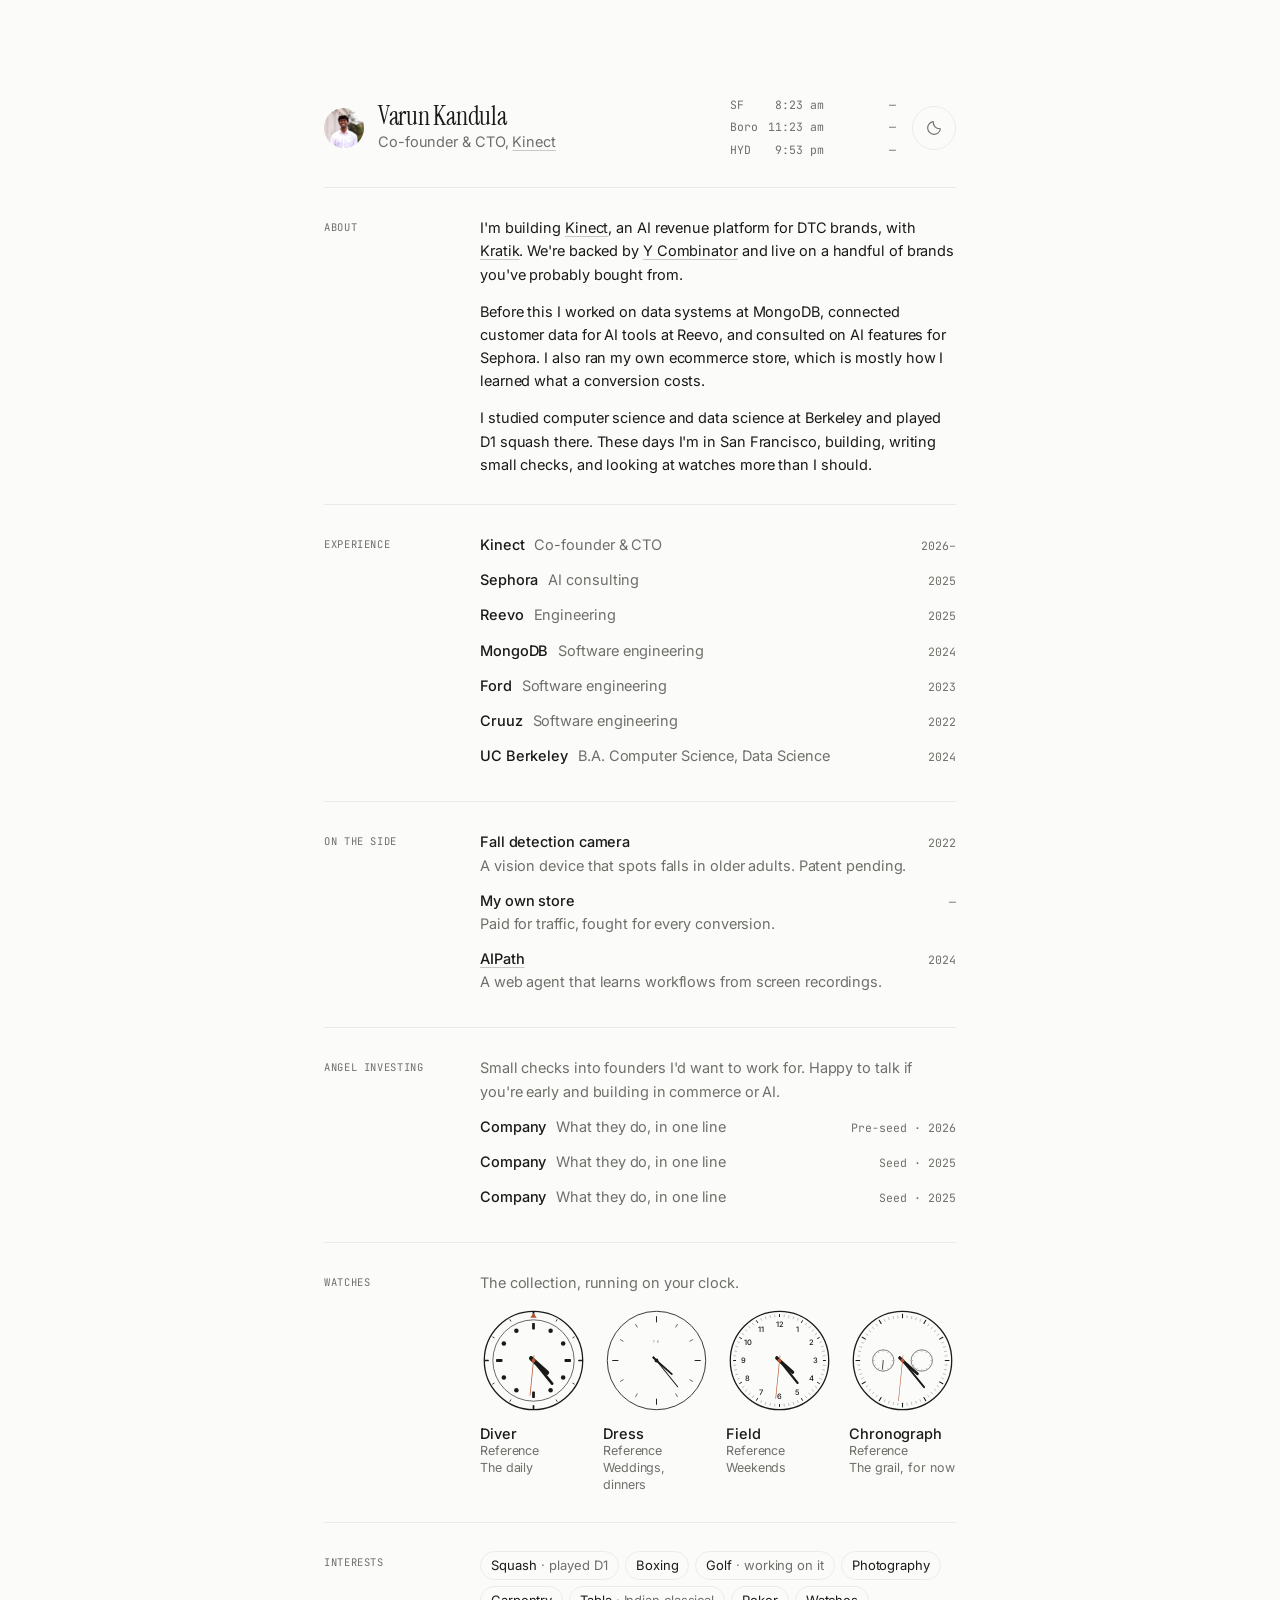
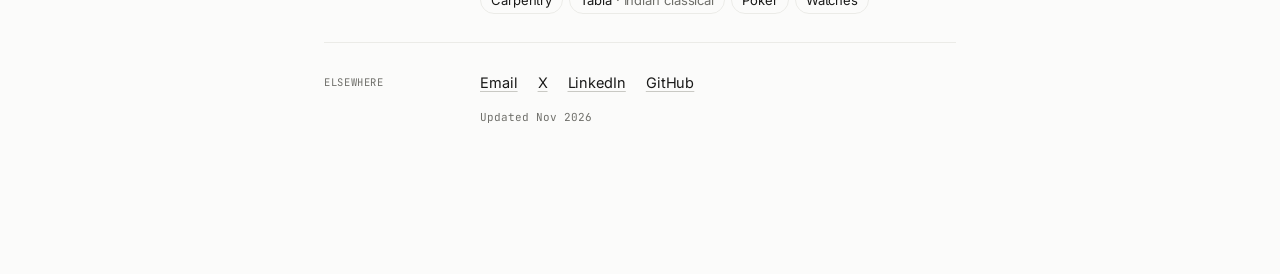
<file: index.html>
<!doctype html>
<html lang="en">
  <head>
    <meta charset="utf-8" />
    <meta name="viewport" content="width=device-width, initial-scale=1" />
    <title>Varun Kandula</title>
    <meta name="description" content="Varun Kandula. Co-founder and CTO of Kinect (YC P26). Engineer, angel investor, watch person." />
    <meta name="color-scheme" content="light dark" />
    <meta name="theme-color" content="#fbfbfa" />
    <script src="js/theme.js"></script>
    <meta property="og:title" content="Varun Kandula" />
    <meta property="og:description" content="Co-founder and CTO of Kinect (YC P26)." />
    <meta property="og:image" content="/assets/avatar.jpg" />
    <link rel="icon" href="data:image/svg+xml,%3Csvg xmlns='http://www.w3.org/2000/svg' viewBox='0 0 32 32'%3E%3Ccircle cx='16' cy='16' r='13' fill='none' stroke='%23111' stroke-width='2.5'/%3E%3Cpath d='M16 8v8l5 3' stroke='%23111' stroke-width='2.5' fill='none' stroke-linecap='round'/%3E%3C/svg%3E" />
    <link rel="preconnect" href="https://fonts.googleapis.com" />
    <link rel="preconnect" href="https://fonts.gstatic.com" crossorigin />
    <link
      href="https://fonts.googleapis.com/css2?family=Inter:wght@400;500&family=Instrument+Serif:ital@0;1&family=JetBrains+Mono:wght@400&display=swap"
      rel="stylesheet"
    />
    <link rel="stylesheet" href="css/styles.css?v=ea61a8c3df" />
  </head>
  <body>
    <main class="page">
      <header class="top rise">
        <div class="id">
          <button class="avatar" type="button" aria-label="Show portrait" data-portrait>
            <img src="assets/avatar.jpg" alt="Varun Kandula" width="40" height="40" />
          </button>
          <div>
            <h1>Varun Kandula</h1>
            <p class="muted">Co-founder &amp; CTO, <a href="https://trykinect.ai">Kinect</a></p>
          </div>
        </div>
        <div class="header-tools">
          <div class="places mono" data-places data-temperature-unit="fahrenheit">
            <ul class="place-list" aria-label="Local time and weather">
              <li class="place-row" data-place="sf" data-name="San Francisco" data-time-zone="America/Los_Angeles" data-latitude="37.77493" data-longitude="-122.41942">
                <abbr class="place-name" title="San Francisco, California">SF</abbr>
                <time class="place-time" data-clock>--:--</time>
                <a class="place-weather" href="https://open-meteo.com/en/licence" aria-label="Weather unavailable. Weather data by Open-Meteo." data-weather>
                  <svg class="weather-icon" viewBox="0 0 24 24" width="16" height="16" fill="none" stroke="currentColor" stroke-width="1.5" stroke-linecap="round" stroke-linejoin="round" aria-hidden="true" data-weather-icon></svg>
                  <span data-temperature aria-hidden="true">—</span>
                </a>
              </li>
              <li class="place-row" data-place="hillsborough" data-name="Hillsborough, New Jersey" data-time-zone="America/New_York" data-latitude="40.506" data-longitude="-74.674">
                <span class="place-name" title="Hillsborough, New Jersey">Boro</span>
                <time class="place-time" data-clock>--:--</time>
                <a class="place-weather" href="https://open-meteo.com/en/licence" aria-label="Weather unavailable. Weather data by Open-Meteo." data-weather>
                  <svg class="weather-icon" viewBox="0 0 24 24" width="16" height="16" fill="none" stroke="currentColor" stroke-width="1.5" stroke-linecap="round" stroke-linejoin="round" aria-hidden="true" data-weather-icon></svg>
                  <span data-temperature aria-hidden="true">—</span>
                </a>
              </li>
              <li class="place-row" data-place="hyderabad" data-name="Hyderabad, India" data-time-zone="Asia/Kolkata" data-latitude="17.38405" data-longitude="78.45636">
                <span class="place-name" title="Hyderabad, India">HYD</span>
                <time class="place-time" data-clock>--:--</time>
                <a class="place-weather" href="https://open-meteo.com/en/licence" aria-label="Weather unavailable. Weather data by Open-Meteo." data-weather>
                  <svg class="weather-icon" viewBox="0 0 24 24" width="16" height="16" fill="none" stroke="currentColor" stroke-width="1.5" stroke-linecap="round" stroke-linejoin="round" aria-hidden="true" data-weather-icon></svg>
                  <span data-temperature aria-hidden="true">—</span>
                </a>
              </li>
            </ul>
          </div>
          <button class="theme-toggle" type="button" data-theme-toggle aria-label="Switch to dark mode" title="Switch to dark mode" hidden>
            <svg class="theme-moon" viewBox="0 0 24 24" width="18" height="18" fill="none" stroke="currentColor" stroke-width="1.5" stroke-linecap="round" stroke-linejoin="round" aria-hidden="true">
              <path d="M20.5 13A8.5 8.5 0 0 1 11 3.5 8.5 8.5 0 1 0 20.5 13Z" />
            </svg>
            <svg class="theme-sun" viewBox="0 0 24 24" width="18" height="18" fill="none" stroke="currentColor" stroke-width="1.5" stroke-linecap="round" aria-hidden="true">
              <circle cx="12" cy="12" r="4" />
              <path d="M12 2v2m0 16v2M2 12h2m16 0h2M4.93 4.93l1.42 1.42m11.3 11.3 1.42 1.42M4.93 19.07l1.42-1.42m11.3-11.3 1.42-1.42" />
            </svg>
          </button>
        </div>
      </header>

      <section class="block rise" id="about" style="--d: 1">
        <h2 class="label mono">About</h2>
        <div class="prose">
          <p>
            I'm building <a href="https://trykinect.ai">Kinect</a>, an AI revenue platform for DTC brands,
            with <a href="https://www.linkedin.com/in/kratikagrawal/">Kratik</a>. We're backed by
            <a href="https://www.ycombinator.com/companies/kinect">Y Combinator</a> and live on a handful of
            brands you've probably bought from.
          </p>
          <p>
            Before this I worked on data systems at MongoDB, connected customer data for AI tools at Reevo,
            and consulted on AI features for Sephora. I also ran my own ecommerce store, which is mostly how I
            learned what a conversion costs.
          </p>
          <p>
            I studied computer science and data science at Berkeley and played D1 squash there. These days
            I'm in San Francisco, building, writing small checks, and looking at watches more than I should.
          </p>
        </div>
      </section>

      <section class="block rise" id="experience" style="--d: 2">
        <h2 class="label mono">Experience</h2>
        <ol class="rows" data-dim>
          <li>
            <details>
              <summary>
                <span class="row-main"><span class="row-title">Kinect</span><span class="row-sub">Co-founder &amp; CTO</span></span>
                <span class="row-meta mono">2026–</span>
              </summary>
              <p>AI sales reps, dynamic product and landing pages, and generative storefronts for Shopify brands. YC P26.</p>
            </details>
          </li>
          <li>
            <details>
              <summary>
                <span class="row-main"><span class="row-title">Sephora</span><span class="row-sub">AI consulting</span></span>
                <span class="row-meta mono">2025</span>
              </summary>
              <p>Scoped and prototyped AI features for one of the largest beauty retailers in the world.</p>
            </details>
          </li>
          <li>
            <details>
              <summary>
                <span class="row-main"><span class="row-title">Reevo</span><span class="row-sub">Engineering</span></span>
                <span class="row-meta mono">2025</span>
              </summary>
              <p>Connected customer information across systems so AI tools had real context to work with.</p>
            </details>
          </li>
          <li>
            <details>
              <summary>
                <span class="row-main"><span class="row-title">MongoDB</span><span class="row-sub">Software engineering</span></span>
                <span class="row-meta mono">2024</span>
              </summary>
              <p>Built a real-time engineering analytics dashboard and cut ETL processing time by 30%. New York.</p>
            </details>
          </li>
          <li>
            <details>
              <summary>
                <span class="row-main"><span class="row-title">Ford</span><span class="row-sub">Software engineering</span></span>
                <span class="row-meta mono">2023</span>
              </summary>
              <p>A 2D packing algorithm and a 3-axis gantry arm for the kitting cell, which cut part delivery time by about 75%. Dearborn.</p>
            </details>
          </li>
          <li>
            <details>
              <summary>
                <span class="row-main"><span class="row-title">Cruuz</span><span class="row-sub">Software engineering</span></span>
                <span class="row-meta mono">2022</span>
              </summary>
              <p>Front-end work and a Google Reserve booking integration. Los Angeles.</p>
            </details>
          </li>
          <li>
            <details>
              <summary>
                <span class="row-main"><span class="row-title">UC Berkeley</span><span class="row-sub">B.A. Computer Science, Data Science</span></span>
                <span class="row-meta mono">2024</span>
              </summary>
              <p>D1 squash. Certificate in Entrepreneurship &amp; Technology. Ran NextGen Consulting (50+ members, clients like NVIDIA and Palantir).</p>
            </details>
          </li>
        </ol>
      </section>

      <section class="block rise" id="building" style="--d: 3">
        <h2 class="label mono">On the side</h2>
        <ol class="rows stack" data-dim>
          <li class="row-static">
            <span class="row-main"><span class="row-title">Fall detection camera</span><span class="row-sub">A vision device that spots falls in older adults. Patent pending.</span></span>
            <span class="row-meta mono">2022</span>
          </li>
          <li class="row-static">
            <span class="row-main"><span class="row-title">My own store</span><span class="row-sub">Paid for traffic, fought for every conversion.</span></span>
            <span class="row-meta mono">—</span>
          </li>
          <li class="row-static">
            <span class="row-main"><a class="row-title" href="aipath/">AIPath</a><span class="row-sub">A web agent that learns workflows from screen recordings.</span></span>
            <span class="row-meta mono">2024</span>
          </li>
        </ol>
      </section>

      <section class="block rise" id="investing" style="--d: 4">
        <h2 class="label mono">Angel investing</h2>
        <div>
          <p class="muted lede">Small checks into founders I'd want to work for. Happy to talk if you're early and building in commerce or AI.</p>
          <ol class="rows invest" data-dim>
            <li class="row-static">
              <span class="row-main"><span class="row-title">Company</span><span class="row-sub">What they do, in one line</span></span>
              <span class="row-meta mono">Pre-seed · 2026</span>
            </li>
            <li class="row-static">
              <span class="row-main"><span class="row-title">Company</span><span class="row-sub">What they do, in one line</span></span>
              <span class="row-meta mono">Seed · 2025</span>
            </li>
            <li class="row-static">
              <span class="row-main"><span class="row-title">Company</span><span class="row-sub">What they do, in one line</span></span>
              <span class="row-meta mono">Seed · 2025</span>
            </li>
          </ol>
        </div>
      </section>

      <section class="block rise" id="watches" style="--d: 5">
        <h2 class="label mono">Watches</h2>
        <div>
          <p class="muted lede">The collection, running on your clock.</p>
          <ul class="watches" data-watches>
            <li class="watch" data-watch="diver" data-name="Diver">
              <div class="watch-cap"><b>Diver</b><span>Reference</span><span>The daily</span></div>
            </li>
            <li class="watch" data-watch="dress" data-name="Dress">
              <div class="watch-cap"><b>Dress</b><span>Reference</span><span>Weddings, dinners</span></div>
            </li>
            <li class="watch" data-watch="field" data-name="Field">
              <div class="watch-cap"><b>Field</b><span>Reference</span><span>Weekends</span></div>
            </li>
            <li class="watch" data-watch="chrono" data-name="Chronograph">
              <div class="watch-cap"><b>Chronograph</b><span>Reference</span><span>The grail, for now</span></div>
            </li>
          </ul>
        </div>
      </section>

      <section class="block rise" id="interests" style="--d: 6">
        <h2 class="label mono">Interests</h2>
        <ul class="tags">
          <li data-squash-trigger>Squash <span>played D1</span></li>
          <li>Boxing</li>
          <li>Golf <span>working on it</span></li>
          <li>Photography</li>
          <li>Carpentry</li>
          <li>Tabla <span>Indian classical</span></li>
          <li>Poker</li>
          <li>Watches</li>
        </ul>
      </section>

      <footer class="block foot rise" style="--d: 7">
        <h2 class="label mono">Elsewhere</h2>
        <div>
          <ul class="links">
            <li><a href="mailto:varun@trykinect.ai" class="link" data-copy="varun@trykinect.ai">Email</a></li>
            <li><a href="https://x.com/VarunKand">X</a></li>
            <li><a href="https://www.linkedin.com/in/varunkandula/">LinkedIn</a></li>
            <li><a href="https://github.com/VarunKandula">GitHub</a></li>
          </ul>
          <p class="muted mono small">Updated Nov 2026</p>
        </div>
      </footer>
    </main>

    <div class="toast mono" role="status" aria-live="polite" data-toast></div>
    <dialog class="portrait" data-portrait-dialog aria-label="Portrait of Varun Kandula">
      <button class="portrait-close" type="button" data-portrait-close aria-label="Close portrait" autofocus>
        <svg viewBox="0 0 24 24" width="18" height="18" fill="none" stroke="currentColor" stroke-width="1.5" stroke-linecap="round" aria-hidden="true"><path d="m6 6 12 12M6 18 18 6" /></svg>
      </button>
      <img src="assets/portrait.jpg?v=bf89877eeb" alt="Varun Kandula wearing sunglasses in an alley" width="1080" height="1440" loading="lazy" />
    </dialog>

    <dialog class="squash-dialog" data-squash-dialog aria-labelledby="squash-title" aria-describedby="squash-help">
      <div class="squash-heading">
        <h2 id="squash-title">One more rally.</h2>
        <button class="squash-close" type="button" data-squash-close aria-label="Close squash game">
          <svg viewBox="0 0 24 24" width="18" height="18" fill="none" stroke="currentColor" stroke-width="1.5" stroke-linecap="round" aria-hidden="true"><path d="m6 6 12 12M6 18 18 6" /></svg>
        </button>
      </div>
      <p class="muted squash-message" data-squash-status role="status">You found the squash court.</p>
      <div class="squash-scoreboard mono">
        <span>rally <b data-squash-score>00</b></span>
        <span>best <b data-squash-best>00</b></span>
      </div>
      <div class="squash-court" data-squash-court tabindex="0" role="application" aria-label="Squash game" aria-describedby="squash-help">
        <svg viewBox="0 0 400 340" aria-hidden="true">
          <rect class="court-floor" x="18" y="18" width="364" height="304" />
          <path class="court-lines" d="M18 190H382M200 190V322M18 256H90V190M382 256H310V190" />
          <path class="court-front" d="M18 18H382" />
          <text class="court-label" x="200" y="42" text-anchor="middle">front wall</text>
          <rect class="squash-racket" data-squash-racket x="-36" y="-3" width="72" height="6" rx="3" transform="translate(200 292)" />
          <circle class="squash-ball" data-squash-ball cx="200" cy="250" r="5" />
        </svg>
      </div>
      <div class="squash-controls">
        <p id="squash-help" class="muted">Mouse, drag, or ← → to move.<br />Space to serve or pause.</p>
        <button class="squash-play mono" type="button" data-squash-play autofocus>Serve</button>
      </div>
    </dialog>

    <script src="js/places.js" defer></script>
    <script src="js/main.js" defer></script>
    <script src="js/squash.js" defer></script>
  </body>
</html>
</file>
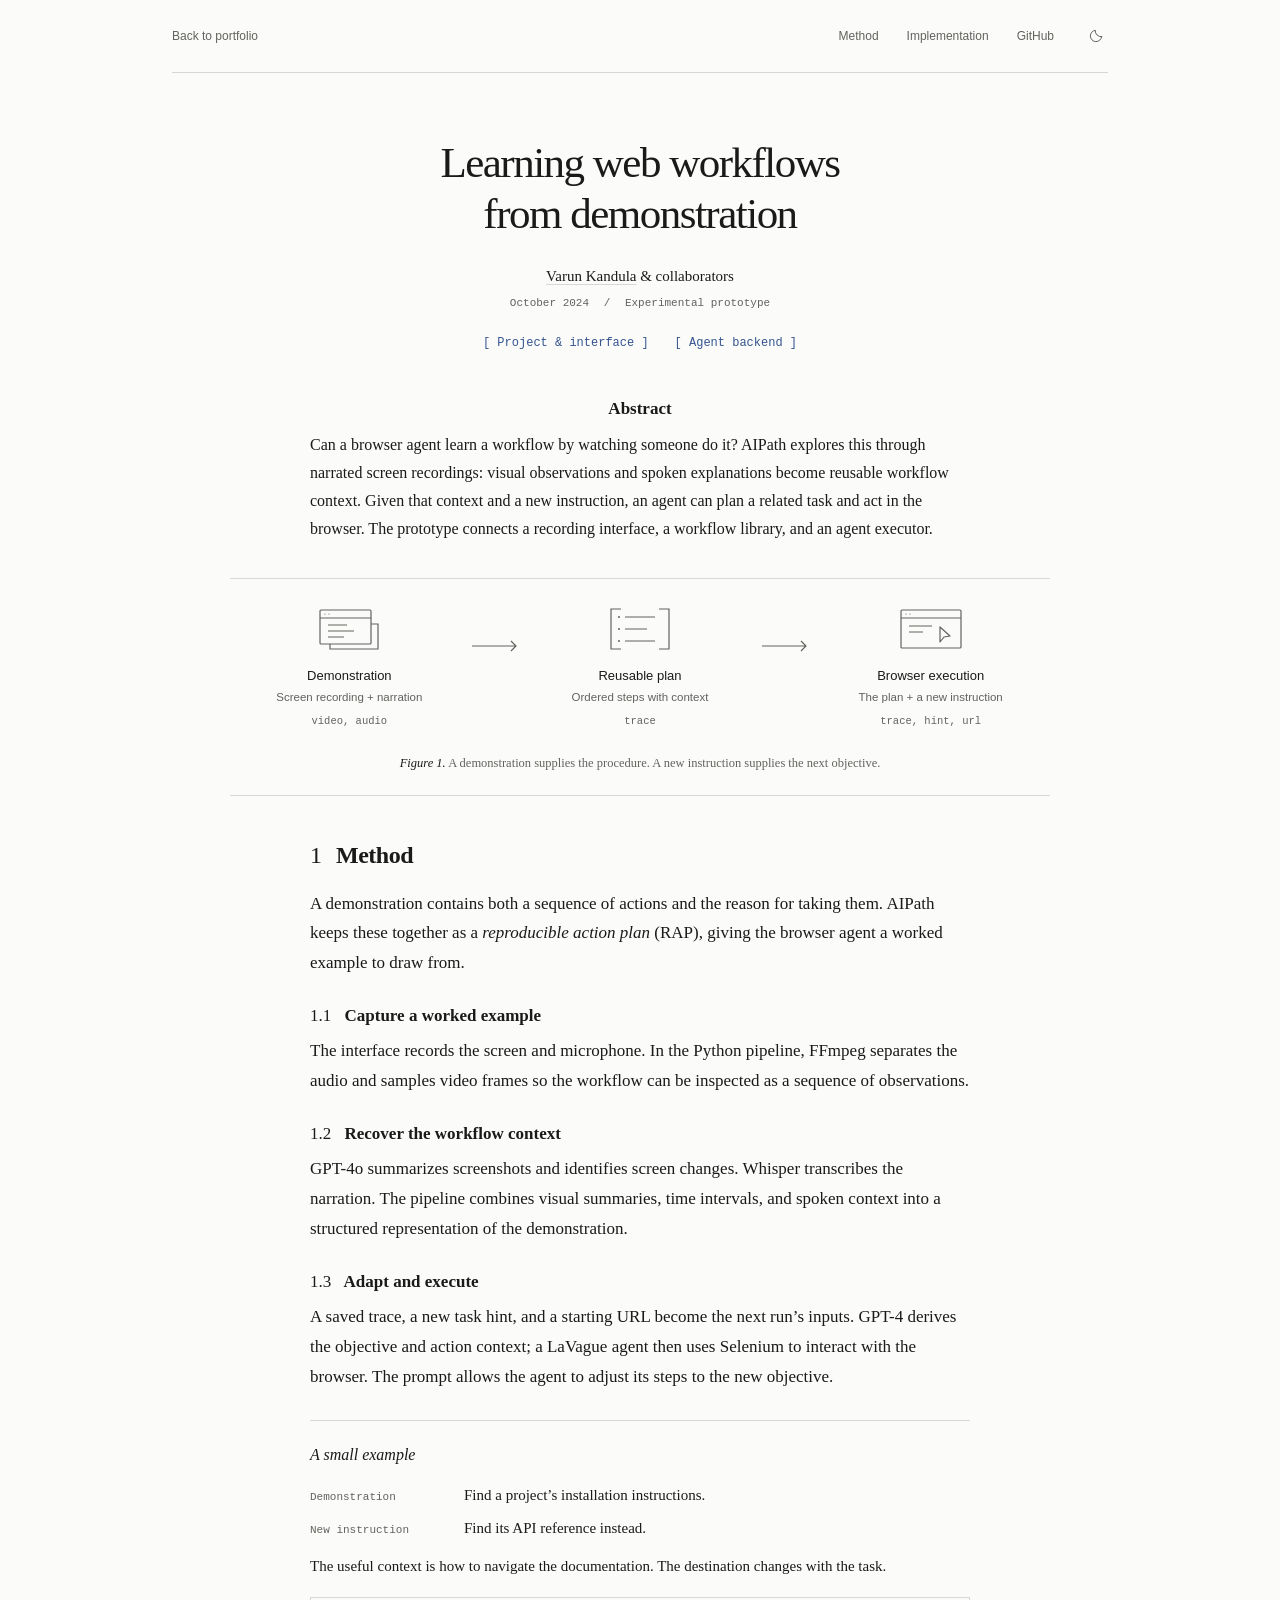
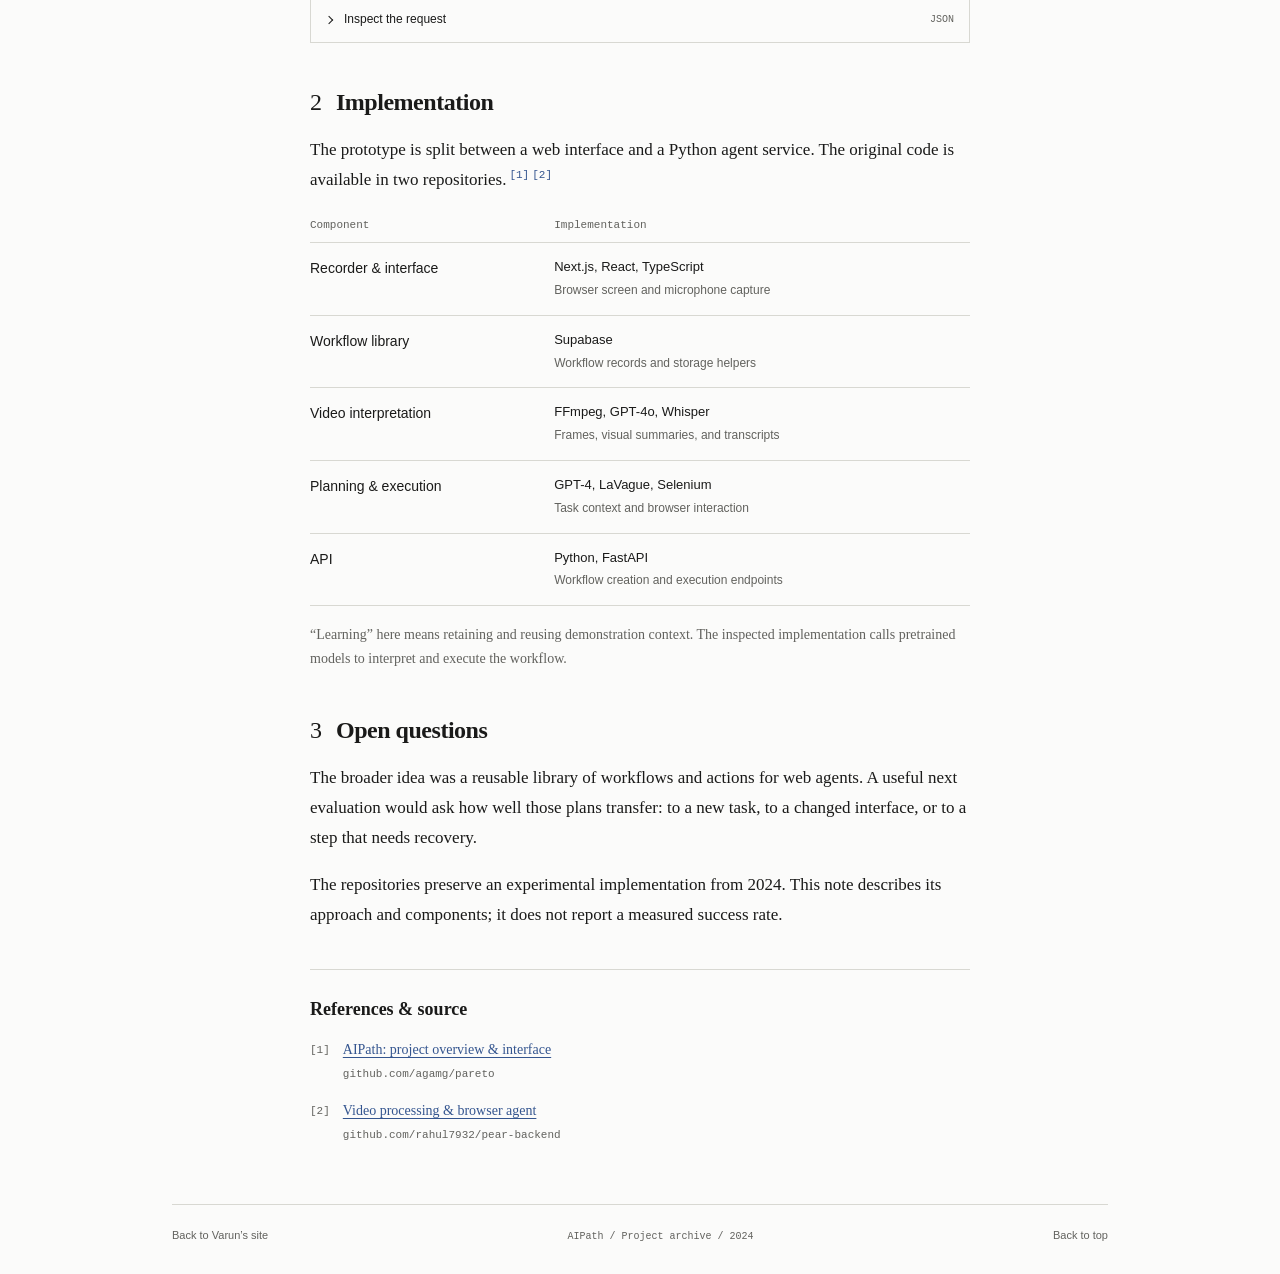
<file: aipath/index.html>
<!doctype html>
<html lang="en">
  <head>
    <meta charset="utf-8" />
    <meta name="viewport" content="width=device-width, initial-scale=1" />
    <title>AIPath — Learning web workflows from demonstration</title>
    <meta name="description" content="A technical look at AIPath, a 2024 prototype that turns narrated screen recordings into reusable context for browser agents." />
    <meta name="color-scheme" content="light dark" />
    <meta name="theme-color" content="#fbfbfa" />
    <link rel="canonical" href="https://varunkandula.com/aipath/" />
    <meta property="og:title" content="AIPath — Learning web workflows from demonstration" />
    <meta property="og:description" content="Record a workflow. Recover the steps. Give a browser agent a worked example." />
    <meta property="og:type" content="website" />
    <meta property="og:url" content="https://varunkandula.com/aipath/" />
    <link rel="icon" href="data:image/svg+xml,%3Csvg xmlns='http://www.w3.org/2000/svg' viewBox='0 0 32 32'%3E%3Crect width='32' height='32' fill='%23fbfbfa'/%3E%3Cpath d='M6 25 16 5l10 20M10 18h12' fill='none' stroke='%231a1a19' stroke-width='2'/%3E%3C/svg%3E" />
    <script src="../js/theme.js"></script>
    <link rel="stylesheet" href="styles.css?v=759f825005" />
  </head>
  <body>
    <!--
    THESIS: A browser agent learns a procedure from a worked example. Present the mechanism as a research note, with source code as the proof.
    OWN-WORLD: The portfolio's off-white and charcoal, serif reading text, mono notation, square diagrams, fine rules, restrained blue links.
    STORY: Read the abstract, follow the pipeline, inspect an example request, then open the implementation.
    FIRST VIEWPORT: A quiet masthead with a back link above a centered two-line title, attribution, source links, a narrow abstract, and a three-stage diagram.
    FORM: User-pinned research-paper structure; code-led extension of the established site. Native disclosure is the signature interaction; no decorative motion. No concept draw for the specified form.
    FINISH: unreviewed and undocumented is unfinished; this build ends with the finish review, the verdict, and DESIGN.md
    -->
    <a class="skip-link" href="#main">Skip to the paper</a>

    <header class="masthead" id="top">
      <a class="back-link" href="../">Back to portfolio</a>
      <nav class="site-nav" aria-label="Paper navigation">
        <a href="#method">Method</a>
        <a href="#implementation">Implementation</a>
        <a href="https://github.com/agamg/pareto">GitHub</a>
        <button class="theme-toggle" type="button" data-theme-toggle aria-label="Switch to dark mode" title="Switch to dark mode" hidden>
          <svg class="theme-moon" viewBox="0 0 24 24" width="16" height="16" fill="none" stroke="currentColor" stroke-width="1.5" stroke-linecap="round" stroke-linejoin="round" aria-hidden="true">
            <path d="M20.5 13A8.5 8.5 0 0 1 11 3.5 8.5 8.5 0 1 0 20.5 13Z" />
          </svg>
          <svg class="theme-sun" viewBox="0 0 24 24" width="16" height="16" fill="none" stroke="currentColor" stroke-width="1.5" stroke-linecap="round" aria-hidden="true">
            <circle cx="12" cy="12" r="4" />
            <path d="M12 2v2m0 16v2M2 12h2m16 0h2M4.93 4.93l1.42 1.42m11.3 11.3 1.42 1.42M4.93 19.07l1.42-1.42m11.3-11.3 1.42-1.42" />
          </svg>
        </button>
      </nav>
    </header>

    <main class="paper" id="main">
      <article aria-labelledby="paper-title">
        <header class="paper-header">
          <h1 id="paper-title">Learning web workflows<br class="title-break" /> from demonstration</h1>
          <p class="byline"><a href="../">Varun Kandula</a> &amp; collaborators</p>
          <p class="publication-meta"><time datetime="2024-10">October 2024</time><span aria-hidden="true"> / </span>Experimental prototype</p>
          <div class="paper-links" aria-label="Project source code">
            <a href="https://github.com/agamg/pareto">[ Project &amp; interface ]</a>
            <a href="https://github.com/rahul7932/pear-backend">[ Agent backend ]</a>
          </div>
        </header>

        <section class="abstract reading-width" aria-labelledby="abstract-title">
          <h2 id="abstract-title">Abstract</h2>
          <p>Can a browser agent learn a workflow by watching someone do it? AIPath explores this through narrated screen recordings: visual observations and spoken explanations become reusable workflow context. Given that context and a new instruction, an agent can plan a related task and act in the browser. The prototype connects a recording interface, a workflow library, and an agent executor.</p>
        </section>

        <figure class="pipeline" aria-labelledby="pipeline-caption">
          <div class="pipeline-flow">
            <div class="pipeline-stage">
              <svg class="stage-drawing" viewBox="0 0 76 48" width="76" height="48" fill="none" stroke="currentColor" stroke-width="1.2" aria-hidden="true">
                <rect x="9" y="5" width="51" height="34" rx="1" />
                <path d="M9 13h51M17 20h19m-19 6h26m-26 6h16M60 19h7v25H19v-5" />
                <circle cx="14" cy="9" r=".6" fill="currentColor" stroke="none" />
                <circle cx="18" cy="9" r=".6" fill="currentColor" stroke="none" />
              </svg>
              <h3>Demonstration</h3>
              <p>Screen recording + narration</p>
              <span class="stage-notation">video, audio</span>
            </div>
            <svg class="pipeline-arrow" viewBox="0 0 52 24" width="52" height="24" fill="none" stroke="currentColor" stroke-width="1.2" aria-hidden="true"><path d="M3 12h44m-5-5 5 5-5 5" /></svg>
            <div class="pipeline-stage">
              <svg class="stage-drawing" viewBox="0 0 76 48" width="76" height="48" fill="none" stroke="currentColor" stroke-width="1.2" aria-hidden="true">
                <path d="M19 4H9v40h10m38-40h10v40H57M23 12h30M23 24h22M23 36h30" />
                <circle cx="17" cy="12" r="1" fill="currentColor" stroke="none" />
                <circle cx="17" cy="24" r="1" fill="currentColor" stroke="none" />
                <circle cx="17" cy="36" r="1" fill="currentColor" stroke="none" />
              </svg>
              <h3>Reusable plan</h3>
              <p>Ordered steps with context</p>
              <span class="stage-notation">trace</span>
            </div>
            <svg class="pipeline-arrow" viewBox="0 0 52 24" width="52" height="24" fill="none" stroke="currentColor" stroke-width="1.2" aria-hidden="true"><path d="M3 12h44m-5-5 5 5-5 5" /></svg>
            <div class="pipeline-stage">
              <svg class="stage-drawing" viewBox="0 0 76 48" width="76" height="48" fill="none" stroke="currentColor" stroke-width="1.2" stroke-linejoin="round" aria-hidden="true">
                <rect x="8" y="5" width="60" height="38" rx="1" />
                <path d="M8 13h60M16 21h23m-23 6h14M47 22v15l4-5 6-1-10-9Z" />
                <circle cx="13" cy="9" r=".6" fill="currentColor" stroke="none" />
                <circle cx="17" cy="9" r=".6" fill="currentColor" stroke="none" />
              </svg>
              <h3>Browser execution</h3>
              <p>The plan + a new instruction</p>
              <span class="stage-notation">trace, hint, url</span>
            </div>
          </div>
          <figcaption id="pipeline-caption"><span class="figure-number">Figure 1.</span> A demonstration supplies the procedure. A new instruction supplies the next objective.</figcaption>
        </figure>

        <div class="reading-width">
          <section class="paper-section" id="method" aria-labelledby="method-title">
            <h2 id="method-title"><span class="section-number">1</span> Method</h2>
            <p>A demonstration contains both a sequence of actions and the reason for taking them. AIPath keeps these together as a <em>reproducible action plan</em> (RAP), giving the browser agent a worked example to draw from.</p>

            <div class="method-step">
              <h3><span class="subsection-number">1.1</span> Capture a worked example</h3>
              <p>The interface records the screen and microphone. In the Python pipeline, FFmpeg separates the audio and samples video frames so the workflow can be inspected as a sequence of observations.</p>
            </div>
            <div class="method-step">
              <h3><span class="subsection-number">1.2</span> Recover the workflow context</h3>
              <p>GPT-4o summarizes screenshots and identifies screen changes. Whisper transcribes the narration. The pipeline combines visual summaries, time intervals, and spoken context into a structured representation of the demonstration.</p>
            </div>
            <div class="method-step">
              <h3><span class="subsection-number">1.3</span> Adapt and execute</h3>
              <p>A saved trace, a new task hint, and a starting URL become the next run’s inputs. GPT-4 derives the objective and action context; a LaVague agent then uses Selenium to interact with the browser. The prompt allows the agent to adjust its steps to the new objective.</p>
            </div>

            <aside class="worked-example" aria-labelledby="example-title">
              <h3 id="example-title">A small example</h3>
              <dl class="example-tasks">
                <div><dt>Demonstration</dt><dd>Find a project’s installation instructions.</dd></div>
                <div><dt>New instruction</dt><dd>Find its API reference instead.</dd></div>
              </dl>
              <p>The useful context is how to navigate the documentation. The destination changes with the task.</p>
              <details class="trace-disclosure">
                <summary><span>Inspect the request</span><span class="code-language" aria-hidden="true">JSON</span></summary>
                <div class="trace-content">
                  <p class="example-note">Illustrative input to <code>/run_workflow</code>; not a recorded execution.</p>
                  <pre tabindex="0" aria-label="Illustrative workflow request"><code>{
  "url": "https://example.com",
  "hint": "Find the API reference instead.",
  "trace": {
    "objective": "Find installation instructions",
    "steps": [
      "Open the documentation",
      "Find the getting-started section",
      "Read the installation instructions"
    ]
  }
}</code></pre>
                </div>
              </details>
            </aside>
          </section>

          <section class="paper-section" id="implementation" aria-labelledby="implementation-title">
            <h2 id="implementation-title"><span class="section-number">2</span> Implementation</h2>
            <p>The prototype is split between a web interface and a Python agent service. The original code is available in two repositories.<a class="citation" href="#ref-1" aria-label="Reference 1, project and interface">[1]</a><a class="citation" href="#ref-2" aria-label="Reference 2, agent backend">[2]</a></p>
            <table class="implementation-table">
              <caption class="visually-hidden">Components and technologies in the original prototype</caption>
              <thead><tr><th scope="col">Component</th><th scope="col">Implementation</th></tr></thead>
              <tbody>
                <tr><th scope="row">Recorder &amp; interface</th><td>Next.js, React, TypeScript<br /><span class="table-note">Browser screen and microphone capture</span></td></tr>
                <tr><th scope="row">Workflow library</th><td>Supabase<br /><span class="table-note">Workflow records and storage helpers</span></td></tr>
                <tr><th scope="row">Video interpretation</th><td>FFmpeg, GPT-4o, Whisper<br /><span class="table-note">Frames, visual summaries, and transcripts</span></td></tr>
                <tr><th scope="row">Planning &amp; execution</th><td>GPT-4, LaVague, Selenium<br /><span class="table-note">Task context and browser interaction</span></td></tr>
                <tr><th scope="row">API</th><td>Python, FastAPI<br /><span class="table-note">Workflow creation and execution endpoints</span></td></tr>
              </tbody>
            </table>
            <p class="implementation-note">“Learning” here means retaining and reusing demonstration context. The inspected implementation calls pretrained models to interpret and execute the workflow.</p>
          </section>

          <section class="paper-section" id="discussion" aria-labelledby="discussion-title">
            <h2 id="discussion-title"><span class="section-number">3</span> Open questions</h2>
            <p>The broader idea was a reusable library of workflows and actions for web agents. A useful next evaluation would ask how well those plans transfer: to a new task, to a changed interface, or to a step that needs recovery.</p>
            <p>The repositories preserve an experimental implementation from 2024. This note describes its approach and components; it does not report a measured success rate.</p>
          </section>

          <section class="paper-section references" id="references" aria-labelledby="references-title">
            <h2 id="references-title">References &amp; source</h2>
            <ol>
              <li id="ref-1"><span class="reference-number">[1]</span><div><a href="https://github.com/agamg/pareto">AIPath: project overview &amp; interface</a><span class="repo-path">github.com/agamg/pareto</span></div></li>
              <li id="ref-2"><span class="reference-number">[2]</span><div><a href="https://github.com/rahul7932/pear-backend">Video processing &amp; browser agent</a><span class="repo-path">github.com/rahul7932/pear-backend</span></div></li>
            </ol>
          </section>
        </div>
      </article>
    </main>

    <footer class="page-footer">
      <a href="../">Back to Varun’s site</a>
      <span>AIPath / Project archive / 2024</span>
      <a href="#top">Back to top</a>
    </footer>
  </body>
</html>
</file>
<file: css/styles.css>
:root {
  --bg: #fbfbfa;
  --fg: #1a1a19;
  --muted: #6f6f6a;
  --faint: #c9c9c4;
  --line: #ebebe7;
  --hover: #f3f3f0;
  --accent: #b5552e;
  --sans: "Inter", ui-sans-serif, system-ui, -apple-system, sans-serif;
  --serif: "Instrument Serif", ui-serif, Georgia, serif;
  --mono: "JetBrains Mono", ui-monospace, "SF Mono", Menlo, monospace;
  --ease: cubic-bezier(0.25, 1, 0.5, 1);
  color-scheme: light;
}

/* The explicit setting wins over the operating system preference. */
:root[data-theme="dark"] {
  --bg: #111110;
  --fg: #ededea;
  --muted: #94948e;
  --faint: #4a4a47;
  --line: #232321;
  --hover: #1a1a19;
  --accent: #e0805a;
  color-scheme: dark;
}

/* Preserve the system theme when JavaScript is unavailable. */
@media (prefers-color-scheme: dark) {
  :root:not([data-theme]) {
    --bg: #111110;
    --fg: #ededea;
    --muted: #94948e;
    --faint: #4a4a47;
    --line: #232321;
    --hover: #1a1a19;
    --accent: #e0805a;
    color-scheme: dark;
  }
}

* { box-sizing: border-box; }

html {
  -webkit-text-size-adjust: 100%;
  text-rendering: optimizeLegibility;
  -webkit-font-smoothing: antialiased;
  scrollbar-color: var(--faint) var(--bg);
}

body {
  margin: 0;
  background: var(--bg);
  color: var(--fg);
  font: 400 14.5px/1.6 var(--sans);
  letter-spacing: -0.006em;
}

::selection { background: var(--fg); color: var(--bg); }

a, .link {
  color: inherit;
  text-decoration: underline;
  text-decoration-color: var(--faint);
  text-decoration-thickness: 1px;
  text-underline-offset: 3px;
  transition: text-decoration-color 0.2s var(--ease), color 0.2s var(--ease);
}
a:hover, .link:hover { text-decoration-color: currentColor; }

button { font: inherit; color: inherit; background: none; border: 0; padding: 0; cursor: pointer; }

:focus-visible { outline: 1.5px solid var(--accent); outline-offset: 3px; border-radius: 3px; }

.mono { font-family: var(--mono); font-size: 11.5px; letter-spacing: 0; font-variant-numeric: tabular-nums; }
.muted { color: var(--muted); }
.small { font-size: 11px; }

.page {
  max-width: 680px;
  margin: 0 auto;
  padding: 96px 24px 120px;
}

/* header */
.top {
  display: flex;
  align-items: center;
  justify-content: space-between;
  gap: 16px;
  margin-bottom: 28px;
}
.id { display: flex; align-items: center; gap: 14px; min-width: 0; }
.id p { margin: 0; }
h1 {
  margin: 0;
  font: 400 26px/1.1 var(--serif);
  letter-spacing: -0.01em;
}
.avatar {
  width: 40px; height: 40px;
  border-radius: 50%;
  overflow: hidden;
  flex: none;
  transition: transform 0.4s var(--ease);
}
.avatar:hover { transform: rotate(-6deg) scale(1.06); }
.avatar img { width: 100%; height: 100%; object-fit: cover; display: block; }

.header-tools { display: flex; align-items: center; gap: 16px; flex: none; }
.theme-toggle {
  width: 44px;
  height: 44px;
  display: inline-grid;
  place-items: center;
  flex: none;
  border: 1px solid var(--line);
  border-radius: 50%;
  color: var(--muted);
  transition: color 0.2s var(--ease), background 0.2s var(--ease), border-color 0.2s var(--ease);
}
.theme-toggle[hidden] { display: none; }
.theme-toggle:hover { color: var(--fg); background: var(--hover); border-color: var(--faint); }
.theme-sun, :root[data-theme="dark"] .theme-moon { display: none; }
:root[data-theme="dark"] .theme-sun { display: block; }

.places { color: var(--muted); flex: none; }
.place-list { list-style: none; margin: 0; padding: 0; display: grid; row-gap: 4px; }
.place-row { display: grid; grid-template-columns: 4ch 8ch 62px; column-gap: 10px; align-items: center; white-space: nowrap; }
.place-name { text-decoration: none; }
.place-time { text-align: right; }
.place-weather { display: flex; align-items: center; justify-content: flex-end; gap: 6px; text-decoration: none; }
.place-weather:hover { color: var(--fg); }
.weather-icon { display: block; flex: none; }
.place-weather [data-temperature] { min-width: 5ch; text-align: right; }

/* sections */
.block {
  display: grid;
  grid-template-columns: 132px 1fr;
  gap: 24px;
  padding: 28px 0;
  border-top: 1px solid var(--line);
}
.label {
  margin: 0;
  padding-top: 3px;
  font-weight: 400;
  color: var(--muted);
  text-transform: uppercase;
  letter-spacing: 0.06em;
  font-size: 10.5px;
}
.prose p { margin: 0 0 14px; }
.prose p:last-child { margin: 0; }
.lede { margin: 0 0 12px; }

/* rows */
.rows { list-style: none; margin: -6px 0 0; padding: 0; }
.rows > li { border-radius: 8px; transition: opacity 0.25s var(--ease), background 0.2s var(--ease); }
.rows summary, .row-static {
  display: flex;
  align-items: baseline;
  justify-content: space-between;
  gap: 16px;
  padding: 6px 10px;
  margin: 0 -10px;
}
.rows summary { cursor: pointer; list-style: none; border-radius: 8px; }
.rows summary::-webkit-details-marker { display: none; }
.rows summary:hover { background: var(--hover); }
.row-main { display: flex; gap: 10px; align-items: baseline; min-width: 0; flex-wrap: wrap; }
.row-title { font-weight: 500; white-space: nowrap; }
.row-sub { color: var(--muted); }
.row-meta { color: var(--muted); white-space: nowrap; flex: none; }
.rows details > p {
  margin: 0;
  padding: 2px 0 12px;
  color: var(--muted);
  max-width: 46ch;
  animation: drop 0.35s var(--ease);
}
.rows details[open] summary .row-sub { color: var(--fg); }
@keyframes drop { from { transform: translateY(-4px); } to { transform: none; } }
.invest .row-title { color: var(--fg); }

/* watches */
.watches {
  list-style: none;
  margin: 4px 0 0;
  padding: 0;
  display: grid;
  grid-template-columns: repeat(4, 1fr);
  gap: 20px 16px;
}
.watch { display: flex; flex-direction: column; gap: 10px; }
.watch-winder { display: block; width: 100%; border-radius: 50%; }
.watch-winder:focus-visible { border-radius: 50%; }
.watch svg {
  width: 100%;
  height: auto;
  display: block;
  overflow: visible;
  transition: transform 0.5s var(--ease);
}
.watch:hover svg { transform: rotate(-4deg) scale(1.04); }
.watch.is-winding .case { stroke: var(--accent); }
.watch-cap { display: flex; flex-direction: column; line-height: 1.35; }
.watch-cap b { font-weight: 500; }
.watch-cap span { color: var(--muted); font-size: 12.5px; }
.hand { transform-origin: 50px 50px; }
.case { fill: var(--bg); stroke: var(--fg); }
.ink { fill: var(--fg); }
.ink-s { stroke: var(--fg); }
.mute-s { stroke: var(--muted); }
.mute { fill: var(--muted); }
.acc { fill: var(--accent); }
.acc-s { stroke: var(--accent); }

/* tags */
.tags { list-style: none; margin: 0; padding: 0; display: flex; flex-wrap: wrap; gap: 6px; }
.tags li {
  padding: 3px 10px;
  border: 1px solid var(--line);
  border-radius: 999px;
  font-size: 13px;
  transition: border-color 0.2s var(--ease), background 0.2s var(--ease);
}
.tags li:hover { border-color: var(--faint); background: var(--hover); }
.tags li span { color: var(--muted); }
.tags li span::before { content: "· "; }
.tags li.has-squash-game { padding: 0; }
.squash-trigger { display: block; padding: 3px 10px; border-radius: 999px; }
.squash-trigger:focus-visible { border-radius: 999px; }
.watch-winder, .squash-trigger, .squash-close, .squash-play { -webkit-tap-highlight-color: transparent; }

/* A court tucked behind the squash interest. */
.squash-dialog {
  width: min(456px, calc(100vw - 32px));
  max-height: calc(100dvh - 32px);
  padding: 24px;
  border: 1px solid var(--faint);
  border-radius: 14px;
  color: var(--fg);
  background: var(--bg);
  overscroll-behavior: contain;
}
.squash-dialog::backdrop { background: color-mix(in srgb, var(--bg) 85%, transparent); }
.squash-heading { display: flex; justify-content: space-between; align-items: center; gap: 16px; }
.squash-heading h2 { margin: 0; font: 400 30px/1.1 var(--serif); letter-spacing: -0.01em; }
.squash-close {
  display: grid;
  place-items: center;
  width: 44px;
  height: 44px;
  flex: none;
  border: 1px solid var(--line);
  border-radius: 50%;
}
.squash-close:hover { border-color: var(--faint); background: var(--hover); }
.squash-message { margin: 4px 0 24px; font-size: 13px; min-height: 1.6em; }
.squash-scoreboard { display: flex; justify-content: space-between; color: var(--muted); }
.squash-scoreboard b { margin-left: 8px; color: var(--fg); font-weight: 500; }
.squash-court { width: 100%; margin: 8px 0 16px; touch-action: none; }
.squash-court svg { display: block; width: 100%; height: auto; }
.court-floor { fill: var(--hover); stroke: var(--muted); stroke-width: 1; }
.court-lines { fill: none; stroke: var(--faint); stroke-width: 1; }
.court-front { stroke: var(--accent); stroke-width: 3; }
.court-label { fill: var(--muted); font: 10px var(--mono); }
.squash-racket { fill: var(--fg); }
.squash-ball { fill: var(--accent); }
.squash-controls { display: flex; align-items: center; justify-content: space-between; gap: 16px; }
.squash-controls p { margin: 0; font-size: 11.5px; line-height: 1.6; }
.squash-play {
  min-width: 92px;
  min-height: 44px;
  padding: 10px 16px;
  flex: none;
  border: 1px solid var(--fg);
  border-radius: 999px;
  background: var(--fg);
  color: var(--bg);
  transition: background 0.2s var(--ease), color 0.2s var(--ease);
}
.squash-play:hover { background: var(--bg); color: var(--fg); }
@media (max-width: 480px) {
  .court-label { font-size: 16px; }
}
@media (max-width: 380px) {
  .squash-dialog { padding: 16px; }
  .squash-heading h2 { font-size: 26px; }
  .squash-controls { gap: 8px; }
  .squash-play { min-width: 80px; padding-inline: 12px; }
}

/* footer */
.links { list-style: none; margin: 0 0 14px; padding: 0; display: flex; flex-wrap: wrap; gap: 6px 20px; }
.foot p { margin: 0; }

/* toast */
.toast {
  position: fixed;
  left: 50%;
  bottom: 28px;
  width: max-content;
  max-width: calc(100vw - 40px);
  text-align: center;
  overflow-wrap: anywhere;
  transform: translate(-50%, 16px);
  padding: 7px 12px;
  border-radius: 999px;
  background: var(--fg);
  color: var(--bg);
  opacity: 0;
  pointer-events: none;
  transition: opacity 0.25s var(--ease), transform 0.35s var(--ease);
}
.toast.show { opacity: 1; transform: translate(-50%, 0); }

/* portrait */
.portrait {
  padding: 0;
  border: 0;
  background: none;
  width: min(360px, 80vw, calc(80vh * 3 / 4));
  border-radius: 14px;
  overflow: hidden;
}
.portrait img { display: block; width: 100%; height: auto; }
.portrait-close {
  position: absolute;
  top: 12px;
  right: 12px;
  display: grid;
  place-items: center;
  width: 44px;
  height: 44px;
  border: 1px solid var(--line);
  border-radius: 50%;
  color: var(--fg);
  background: var(--bg);
}
.portrait-close:hover { background: var(--hover); }
.portrait::backdrop { background: color-mix(in srgb, var(--bg) 70%, transparent); backdrop-filter: blur(8px); }
.portrait[open] { animation: pop 0.4s var(--ease); }
@keyframes pop { from { transform: scale(0.96) translateY(8px); } }

/* entrance: transform only so content is visible without JS */
.rise { animation: rise 0.9s var(--ease) both; animation-delay: calc(var(--d, 0) * 70ms); }
@keyframes rise { from { transform: translateY(10px); } }

@media (max-width: 640px) {
  .page { padding: 56px 20px 96px; }
  .top { display: grid; grid-template-columns: minmax(0, 1fr) auto; margin-bottom: 24px; gap: 16px; }
  .header-tools { display: contents; }
  .theme-toggle { grid-column: 2; grid-row: 1; }
  .places { grid-column: 1 / -1; grid-row: 2; width: fit-content; }
  .block { grid-template-columns: 1fr; gap: 12px; padding: 24px 0; }
  .watches { grid-template-columns: repeat(2, 1fr); gap: 24px 20px; }
  .row-main { flex-direction: column; gap: 0; }
  .row-title { white-space: normal; }
}

@media (prefers-reduced-motion: reduce) {
  *, *::before, *::after { animation: none !important; transition: none !important; }
}

.stack .row-main { flex-direction: column; gap: 0; }
.stack .row-title { white-space: normal; }
.watch-cap span + span { color: var(--muted); }
</file>
<file: aipath/styles.css>
:root {
  --paper: #fbfbfa;
  --ink: #1a1a19;
  --secondary: #62625e;
  --rule: #d8d8d2;
  --subtle: #f2f2ef;
  --link: #34558f;
  --serif: Georgia, "Times New Roman", serif;
  --sans: -apple-system, BlinkMacSystemFont, "Segoe UI", sans-serif;
  --mono: "SFMono-Regular", Consolas, "Liberation Mono", monospace;
  color-scheme: light;
}

:root[data-theme="dark"] {
  --paper: #111110;
  --ink: #ededea;
  --secondary: #adada5;
  --rule: #3d3d38;
  --subtle: #1b1b19;
  --link: #a3bde9;
  color-scheme: dark;
}

@media (prefers-color-scheme: dark) {
  :root:not([data-theme]) {
    --paper: #111110;
    --ink: #ededea;
    --secondary: #adada5;
    --rule: #3d3d38;
    --subtle: #1b1b19;
    --link: #a3bde9;
    color-scheme: dark;
  }
}

* { box-sizing: border-box; }
html { -webkit-text-size-adjust: 100%; scroll-padding-top: 24px; scrollbar-color: var(--rule) var(--paper); }
body { margin: 0; background: var(--paper); color: var(--ink); font: 400 17px/1.75 var(--serif); -webkit-font-smoothing: antialiased; }
::selection { color: var(--paper); background: var(--ink); }
a { color: var(--link); text-underline-offset: 3px; text-decoration-thickness: 1px; }
a:hover { text-decoration-color: transparent; }
button { color: inherit; font: inherit; cursor: pointer; }
:focus-visible { outline: 2px solid var(--link); outline-offset: 5px; }
[hidden] { display: none !important; }
p { margin: 0 0 18px; }
h1, h2, h3 { text-wrap: balance; }
code, pre { font-family: var(--mono); }
code { font-size: .83em; }
pre code { font-size: inherit; }
.visually-hidden { position: absolute; width: 1px; height: 1px; padding: 0; overflow: hidden; clip-path: inset(50%); white-space: nowrap; border: 0; }
.skip-link { position: fixed; z-index: 2; top: 10px; left: 12px; padding: 8px 16px; color: var(--paper); background: var(--ink); transform: translateY(-180%); font: 14px/1.5 var(--sans); }
.skip-link:focus { transform: translateY(0); }

.masthead { max-width: 936px; margin: 0 auto; padding: 14px 0; border-bottom: 1px solid var(--rule); display: flex; align-items: center; justify-content: space-between; gap: 20px; }
.back-link { display: inline-flex; align-items: center; min-height: 44px; color: var(--secondary); text-decoration: none; font: 12px/1.5 var(--sans); }
.back-link:hover { color: var(--ink); text-decoration: underline; }
.site-nav { display: flex; align-items: center; gap: 28px; font: 12px/1.5 var(--sans); }
.site-nav a { color: var(--secondary); text-decoration: none; }
.site-nav a:hover { color: var(--ink); text-decoration: underline; }
.theme-toggle { display: grid; place-items: center; width: 44px; height: 44px; margin: -11px -10px -11px -8px; padding: 0; border: 0; background: transparent; color: var(--secondary); }
.theme-toggle:hover { background: var(--subtle); color: var(--ink); }
.theme-sun, :root[data-theme="dark"] .theme-moon { display: none; }
:root[data-theme="dark"] .theme-sun { display: block; }

.paper { max-width: 820px; margin: 0 auto; }
.paper-header { padding: 65px 0 0; text-align: center; }
h1 { margin: 0; font-size: 43px; line-height: 1.18; font-weight: 400; letter-spacing: -.035em; }
.byline { margin: 24px 0 5px; font-size: 15px; }
.byline a { color: inherit; text-decoration-color: var(--rule); }
.publication-meta { margin: 0; color: var(--secondary); font: 11px/1.6 var(--mono); }
.publication-meta span { margin: 0 8px; }
.paper-links { display: flex; justify-content: center; flex-wrap: wrap; gap: 8px 26px; margin-top: 21px; font: 12px/1.7 var(--mono); }
.paper-links a { text-decoration: none; }
.paper-links a:hover { text-decoration: underline; }
.reading-width { max-width: 660px; margin-left: auto; margin-right: auto; }
.abstract { margin-top: 43px; }
.abstract h2 { margin: 0 0 10px; text-align: center; font-size: 17px; line-height: 1.4; }
.abstract p { margin: 0; font-size: 16px; line-height: 1.75; }

.pipeline { margin: 35px 0 0; padding: 26px 0 22px; border-top: 1px solid var(--rule); border-bottom: 1px solid var(--rule); }
.pipeline-flow { display: grid; grid-template-columns: minmax(0, 1fr) 52px minmax(0, 1fr) 52px minmax(0, 1fr); align-items: center; }
.pipeline-stage { min-width: 0; text-align: center; }
.stage-drawing { display: block; margin: 0 auto 13px; color: var(--secondary); }
.pipeline-stage h3 { font: 500 13px/1.5 var(--sans); margin: 0 0 3px; }
.pipeline-stage p { font: 11.5px/1.6 var(--sans); color: var(--secondary); margin: 0; }
.stage-notation { display: block; margin-top: 8px; font: 10.5px/1.5 var(--mono); color: var(--secondary); }
.pipeline-arrow { color: var(--secondary); margin-top: -43px; width: 100%; }
figcaption { margin-top: 23px; text-align: center; color: var(--secondary); font-size: 12.5px; line-height: 1.6; }
.figure-number { font-style: italic; color: var(--ink); }

.paper-section { margin-top: 43px; scroll-margin-top: 24px; }
.paper-section h2 { display: flex; align-items: baseline; gap: 14px; margin: 0 0 17px; font: 700 24px/1.35 var(--serif); letter-spacing: -.02em; }
.section-number { font-weight: 400; min-width: 12px; }
.method-step { margin-top: 25px; }
.method-step h3 { margin: 0 0 8px; font: 700 17px/1.5 var(--serif); }
.subsection-number { margin-right: 9px; font-weight: 400; }
.method-step p { margin-bottom: 0; }
.citation { margin-left: 3px; font: 11px/1 var(--mono); vertical-align: super; text-decoration: none; }
.citation:hover { text-decoration: underline; }

.worked-example { margin-top: 29px; padding: 20px 0 0; border-top: 1px solid var(--rule); }
.worked-example h3 { margin: 0 0 14px; font-size: 16px; font-style: italic; font-weight: 400; }
.example-tasks { display: grid; gap: 9px; margin: 0 0 14px; }
.example-tasks > div { display: grid; grid-template-columns: 138px 1fr; gap: 16px; align-items: baseline; }
.example-tasks dt { color: var(--secondary); font: 11px/1.6 var(--mono); }
.example-tasks dd { margin: 0; font-size: 15px; line-height: 1.6; }
.worked-example > p { font-size: 15px; line-height: 1.7; margin-bottom: 17px; }
.trace-disclosure { border: 1px solid var(--rule); }
.trace-disclosure summary { position: relative; display: flex; align-items: center; gap: 9px; min-height: 44px; padding: 10px 15px; cursor: pointer; list-style: none; font: 12px/1.6 var(--sans); }
.trace-disclosure summary::-webkit-details-marker { display: none; }
.trace-disclosure summary::before { content: ""; width: 5px; height: 5px; border: solid currentColor; border-width: 1px 1px 0 0; transform: rotate(45deg); margin-right: 3px; flex: none; }
.trace-disclosure[open] summary::before { transform: rotate(135deg); }
.trace-disclosure summary:hover { background: var(--subtle); }
.code-language { margin-left: auto; font: 10px/1.5 var(--mono); color: var(--secondary); }
.trace-content { padding: 14px 18px 18px; border-top: 1px solid var(--rule); background: var(--subtle); }
.example-note { margin: 0 0 14px; font: 12px/1.6 var(--sans); color: var(--secondary); }
pre { margin: 0; overflow-x: auto; color: var(--ink); font-size: 12px; line-height: 1.8; tab-size: 2; scrollbar-color: var(--rule) var(--subtle); }

.implementation-table { width: 100%; margin: 22px 0 17px; border-collapse: collapse; text-align: left; }
.implementation-table th, .implementation-table td { padding: 14px 0; vertical-align: top; border-bottom: 1px solid var(--rule); }
.implementation-table thead th { padding-top: 0; padding-bottom: 9px; color: var(--secondary); font: 11px/1.5 var(--mono); }
.implementation-table tbody th { width: 37%; padding-right: 24px; font: 400 14px/1.6 var(--sans); }
.implementation-table td { font: 13px/1.6 var(--sans); }
.table-note { display: inline-block; margin-top: 3px; color: var(--secondary); font-size: 12px; }
.implementation-note { color: var(--secondary); font-size: 14px; line-height: 1.7; }

.references { margin-top: 39px; padding-top: 27px; border-top: 1px solid var(--rule); }
.references h2 { margin-bottom: 18px; font-size: 18px; letter-spacing: 0; }
.references ol { list-style: none; margin: 0; padding: 0; display: grid; gap: 17px; }
.references li { display: flex; gap: 13px; font-size: 14px; line-height: 1.6; scroll-margin-top: 30px; }
.reference-number { padding-top: 3px; font: 11px/1.5 var(--mono); color: var(--secondary); }
.repo-path { display: block; margin-top: 3px; color: var(--secondary); font: 11px/1.7 var(--mono); overflow-wrap: anywhere; }
.page-footer { max-width: 936px; margin: 60px auto 0; padding: 21px 0 29px; border-top: 1px solid var(--rule); display: flex; justify-content: space-between; align-items: baseline; gap: 20px; color: var(--secondary); font: 11px/1.7 var(--sans); }
.page-footer a { color: inherit; text-decoration: none; }
.page-footer a:hover { text-decoration: underline; }
.page-footer > span { font: 10px/1.7 var(--mono); }

@media (max-width: 1020px) {
  .masthead, .page-footer { width: calc(100% - 64px); margin-left: auto; margin-right: auto; }
  .paper { width: calc(100% - 80px); margin-left: auto; margin-right: auto; }
}

@media (max-width: 700px) {
  body { font-size: 16px; }
  .masthead { width: calc(100% - 44px); padding: 9px 0; margin-left: auto; margin-right: auto; }
  .site-nav { gap: 17px; font-size: 11px; }
  .site-nav a[href="#implementation"] { display: none; }
  .paper { width: calc(100% - 48px); margin: 0 auto; }
  .paper-header { padding-top: 43px; }
  h1 { max-width: 520px; margin: 0 auto; font-size: 34px; line-height: 1.2; letter-spacing: -.035em; }
  .byline { margin-top: 20px; font-size: 14px; }
  .publication-meta { font-size: 10px; }
  .publication-meta span { margin: 0 5px; }
  .paper-links { gap: 6px 17px; font-size: 10.5px; margin-top: 19px; }
  .abstract { margin-top: 34px; }
  .abstract p { font-size: 15px; line-height: 1.75; }
  .pipeline { margin-top: 28px; padding: 24px 0 20px; }
  .pipeline-flow { grid-template-columns: minmax(0, 1fr) 27px minmax(0, 1fr) 27px minmax(0, 1fr); }
  .pipeline-stage h3 { font-size: 11.5px; }
  .pipeline-stage p { font-size: 10.5px; }
  .stage-notation { font-size: 9px; }
  .stage-drawing { width: 66px; height: 42px; margin-bottom: 9px; }
  .pipeline-arrow { margin-top: -55px; }
  figcaption { margin-top: 20px; font-size: 12px; text-align: left; }
  .paper-section { margin-top: 34px; }
  .paper-section h2 { font-size: 22px; gap: 12px; }
  .method-step h3 { font-size: 16px; }
  .example-tasks > div { grid-template-columns: 122px 1fr; gap: 12px; }
  .example-tasks dt { font-size: 10px; }
  .example-tasks dd { font-size: 14px; }
  .implementation-table tbody th { width: 40%; padding-right: 18px; font-size: 12px; }
  .implementation-table td { font-size: 12px; }
  .table-note { font-size: 11px; }
  .references h2 { font-size: 18px; }
  .page-footer { width: calc(100% - 48px); margin: 43px auto 0; padding-bottom: 25px; flex-wrap: wrap; gap: 12px; }
  .page-footer > span { width: 100%; order: 3; }
}

@media (max-width: 440px) {
  h1 { max-width: 335px; font-size: 31px; }
  .title-break { display: none; }
  .pipeline-flow { grid-template-columns: minmax(0, 1fr); gap: 8px; justify-items: center; }
  .pipeline-stage { width: 100%; display: grid; grid-template-columns: 70px minmax(0, 1fr); column-gap: 17px; padding: 0 14px; text-align: left; }
  .stage-drawing { grid-column: 1; grid-row: 1 / 4; margin: 0; align-self: center; }
  .pipeline-stage h3 { font-size: 13px; }
  .pipeline-stage p { font-size: 11px; }
  .stage-notation { font-size: 10px; margin-top: 4px; }
  .pipeline-arrow { height: 25px; width: 25px; margin: 1px 0 1px 0; transform: rotate(90deg); }
  .pipeline { padding-top: 23px; }
  .example-tasks > div { grid-template-columns: minmax(0, 1fr); gap: 2px; }
  .example-tasks { gap: 11px; }
  .trace-content { padding: 14px 13px; }
  pre { font-size: 11px; }
}

@media print {
  :root, :root[data-theme], :root:not([data-theme]) { --paper: #fff; --ink: #000; --secondary: #444; --rule: #bbb; --subtle: #fff; --link: #000; color-scheme: light; }
  body { font-size: 11pt; line-height: 1.55; }
  .masthead, .page-footer, .skip-link { display: none; }
  .paper { width: auto; max-width: none; margin: 0; }
  .reading-width { max-width: none; }
  .paper-header { padding-top: 0; }
  h1 { font-size: 27pt; }
  .abstract { margin-top: 24px; }
  .abstract p { font-size: 10pt; }
  .paper-links { margin-top: 12px; }
  .paper-section { margin-top: 24px; }
  .paper-section h2 { font-size: 16pt; }
  .method-step h3 { font-size: 12pt; }
  .pipeline, .method-step, .worked-example, .references, tr { break-inside: avoid; }
  .pipeline-flow { grid-template-columns: minmax(0, 1fr) 40px minmax(0, 1fr) 40px minmax(0, 1fr); }
  .pipeline-stage { display: block; text-align: center; padding: 0; }
  .stage-drawing { margin: 0 auto 10px; }
  .pipeline-arrow { transform: none; width: 40px; height: 24px; margin-top: -43px; }
  .title-break { display: initial; }
  pre { white-space: pre-wrap; overflow-wrap: anywhere; }
  a { text-decoration: none; }
}
</file>
